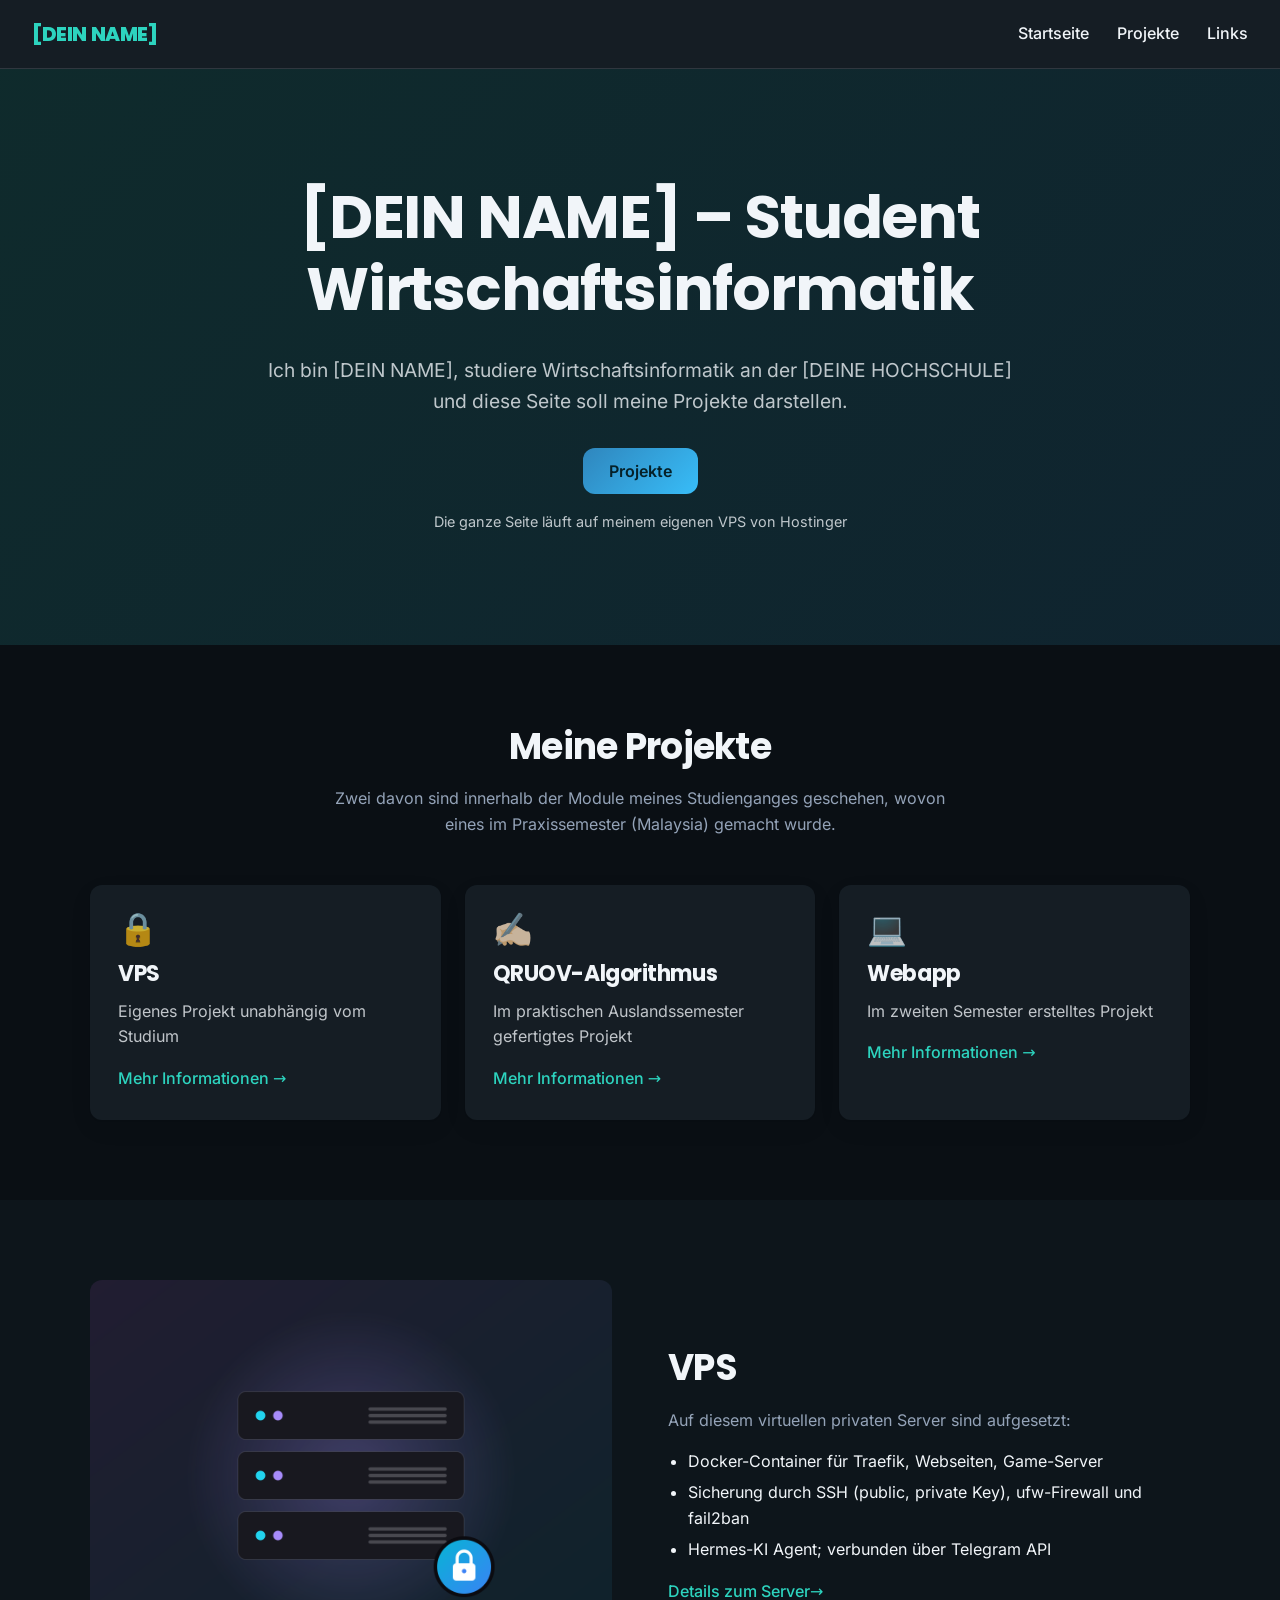
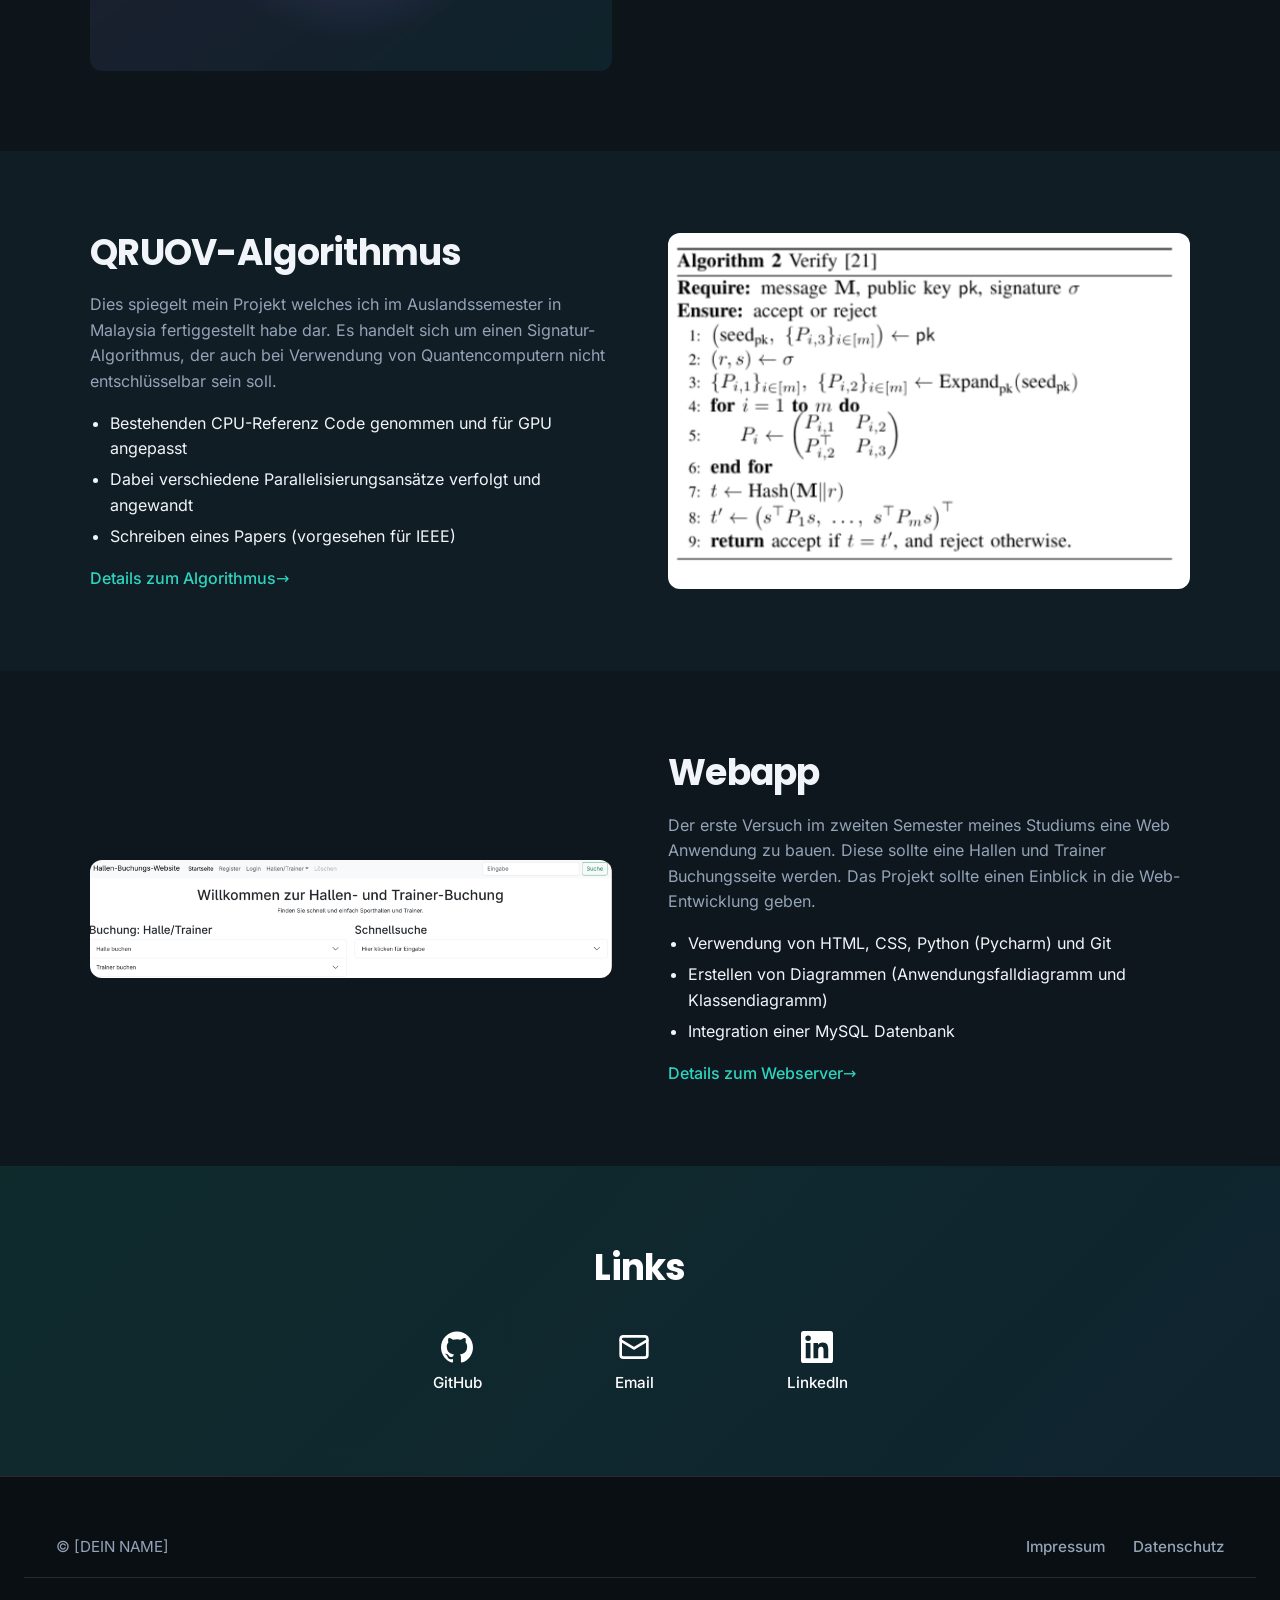
<file: site/index.html>
<!DOCTYPE html>
<html lang="de">
<head>
  <meta charset="UTF-8">
  <meta name="viewport" content="width=device-width, initial-scale=1">
  <title>Startseite - [DEIN NAME]</title>
  <meta name="description" content="Portfolio von [DEIN NAME], Student der Wirtschaftsinformatik an der [DEINE HOCHSCHULE] – Projekte zu Servern, Post-Quanten-Kryptographie und Webentwicklung.">
  <link rel="icon" href="assets/img/favicon.svg" type="image/svg+xml">
  <link rel="stylesheet" href="assets/css/style.css">
</head>
<body>
  <nav class="navbar el-drknuq">
    <a class="navbar-logo" href="#">[DEIN NAME]</a>
    <ul class="navbar-links">
      <li><a href="#">Startseite</a></li>
      <li><a href="#projekte">Projekte</a></li>
      <li><a href="#links">Links</a></li>
    </ul>
  </nav>
  <header class="hero" id="START">
    <h1 class="heading">[DEIN NAME]&nbsp;&ndash; Student Wirtschafts&shy;informatik</h1>
    <p class="text">Ich bin [DEIN NAME], studiere Wirtschaftsinformatik an der [DEINE HOCHSCHULE] und diese Seite soll meine Projekte darstellen.</p>
    <a class="btn el-lfb5ky" href="#projekte">Projekte</a>
    <p class="text el-adcjrc">Die ganze Seite läuft auf meinem eigenen VPS von Hostinger</p>
  </header>
  <section class="section" id="projekte">
    <div class="container">
      <h2 class="heading el-63p4su">Meine Projekte</h2>
      <p class="text el-j60jo4">Zwei davon sind innerhalb der Module meines Studienganges geschehen, wovon eines im Praxissemester (Malaysia) gemacht wurde. </p>
      <div class="columns el-ec2s34">
        <div class="container">
          <div class="card el-9zwl65">
            <p class="text el-1vwtbo">🔒</p>
            <h3 class="heading">VPS</h3>
            <p class="text">Eigenes Projekt unabhängig vom Studium</p>
            <a class="link" href="#VPS">Mehr Informationen →</a>
          </div>
        </div>
        <div class="container">
          <div class="card el-t6dfva">
            <p class="text el-w3hnhu">✍🏻</p>
            <h3 class="heading">QRUOV-Algorithmus</h3>
            <p class="text">Im praktischen Auslandssemester gefertigtes Projekt</p>
            <a class="link" href="#QRUOV">Mehr Informationen →</a>
          </div>
        </div>
        <div class="container">
          <div class="card el-rd02a5">
            <p class="text el-fn5th2">💻</p>
            <h3 class="heading">Webapp</h3>
            <p class="text">Im zweiten Semester erstelltes Projekt</p>
            <a class="link" href="#WEBAPP">Mehr Informationen →</a>
          </div>
        </div>
      </div>
    </div>
  </section>
  <section class="section el-i2fuqm" id="VPS">
    <div class="container">
      <div class="columns el-y4jv75">
        <div class="container">
          <img class="image" src="assets/img/vps.png" alt="Stilisierte Darstellung eines abgesicherten Servers" width="1200" height="900">
        </div>
        <div class="container">
          <h2 class="heading">VPS</h2>
          
          <p class="text el-rcx0cp">Auf diesem virtuellen privaten Server sind aufgesetzt:</p>
          <ul class="list">
            <li>Docker-Container für Traefik, Webseiten, Game-Server</li>
            <li>Sicherung durch SSH (public, private Key), ufw-Firewall und fail2ban </li>
            <li>Hermes-KI Agent; verbunden über Telegram API</li>
          </ul>
          <a class="link" href="./vps.html">Details zum Server→</a>
        </div>
      </div>
    </div>
  </section>
  <section class="section el-r9eiu6" id="QRUOV">
    <div class="container">
      <div class="columns el-30b08k">
        <div class="container">
          <h2 class="heading">QRUOV-Algorithmus</h2>
          
          <p class="text el-597p4o">Dies spiegelt mein Projekt welches ich im Auslandssemester in Malaysia fertiggestellt habe dar.
            Es handelt sich um einen Signatur-Algorithmus, der auch bei Verwendung von Quantencomputern nicht entschlüsselbar sein soll.
          </p>
          <ul class="list">
            <li>Bestehenden CPU-Referenz Code genommen und für GPU angepasst</li>
            <li>Dabei verschiedene Parallelisierungsansätze verfolgt und angewandt</li>
            <li>Schreiben eines Papers (vorgesehen für IEEE)</li>
          </ul>
          <a class="link" href="./qruov.html">Details zum Algorithmus→</a>
        </div>
        <div class="container">
          <img class="image" src="assets/img/QRUOV_Verify.png" alt="Pseudocode des Verify-Algorithmus des QRUOV-Signaturverfahrens">
        </div>
      </div>
    </div>
  </section>
  <section class="section el-c9xe59" id="WEBAPP">
    <div class="container">
      <div class="columns el-legkua">
        <div class="container"> 
          <img class="image" src="assets/img/Halle_WebApp.png" alt="Screenshot der Hallen-Buchungs-Website mit Buchungsformular für Hallen und Trainer">
        </div>
        <div class="container">
          <h2 class="heading">Webapp</h2>
    
          <p class="text el-kdmdg3">Der erste Versuch im zweiten Semester meines Studiums eine Web Anwendung zu bauen.
            Diese sollte eine Hallen und Trainer Buchungsseite werden. Das Projekt sollte einen Einblick in die Web-Entwicklung geben.
          </p>
          <ul class="list">
            <li>Verwendung von HTML, CSS, Python (Pycharm) und Git</li>
            <li>Erstellen von Diagrammen (Anwendungsfalldiagramm und Klassendiagramm)</li>
            <li>Integration einer MySQL Datenbank</li>
          </ul>
          <a class="link" href="./webapp.html">Details zum Webserver→</a>
        </div>
      </div>
    </div>
  </section>
  <section class="section el-a4epwf" id="links">
    <div class="container">
      <h2 class="heading">Links</h2>
      <a class="el-am3151" href="https://github.com/fbawidamann"><svg viewBox="0 0 24 24" width="32" height="32" fill="currentColor" aria-hidden="true"><path d="M12 .297c-6.63 0-12 5.373-12 12 0 5.303 3.438 9.8 8.205 11.385.6.113.82-.258.82-.577 0-.285-.01-1.04-.015-2.04-3.338.724-4.042-1.61-4.042-1.61C4.422 18.07 3.633 17.7 3.633 17.7c-1.087-.744.084-.729.084-.729 1.205.084 1.838 1.236 1.838 1.236 1.07 1.835 2.809 1.305 3.495.998.108-.776.417-1.305.76-1.605-2.665-.3-5.466-1.332-5.466-5.93 0-1.31.465-2.38 1.235-3.22-.135-.303-.54-1.523.105-3.176 0 0 1.005-.322 3.3 1.23.96-.267 1.98-.399 3-.405 1.02.006 2.04.138 3 .405 2.28-1.552 3.285-1.23 3.285-1.23.645 1.653.24 2.873.12 3.176.765.84 1.23 1.91 1.23 3.22 0 4.61-2.805 5.625-5.475 5.92.42.36.81 1.096.81 2.22 0 1.606-.015 2.896-.015 3.286 0 .315.21.69.825.57C20.565 22.092 24 17.592 24 12.297c0-6.627-5.373-12-12-12"/></svg><span>GitHub</span></a>
      <a class="el-7a3ly2" href="mailto:deine-email@example.com"><svg viewBox="0 0 24 24" width="32" height="32" fill="none" stroke="currentColor" stroke-width="2" stroke-linecap="round" stroke-linejoin="round" aria-hidden="true"><rect x="2" y="4" width="20" height="16" rx="2"/><path d="m22 7-10 6L2 7"/></svg><span>Email</span></a>
      <a class="el-6wr54s" href="https://www.linkedin.com/in/florian-bawidamann-1ab80539a/"><svg viewBox="0 0 24 24" width="32" height="32" fill="currentColor" aria-hidden="true"><path d="M20.447 20.452h-3.554v-5.569c0-1.328-.027-3.037-1.852-3.037-1.853 0-2.136 1.445-2.136 2.939v5.667H9.351V9h3.414v1.561h.046c.477-.9 1.637-1.85 3.37-1.85 3.601 0 4.267 2.37 4.267 5.455v6.286zM5.337 7.433a2.062 2.062 0 1 1 0-4.125 2.062 2.062 0 0 1 0 4.125zM7.119 20.452H3.555V9h3.564v11.452zM22.225 0H1.771C.792 0 0 .774 0 1.729v20.542C0 23.227.792 24 1.771 24h20.451C23.2 24 24 23.227 24 22.271V1.729C24 .774 23.2 0 22.222 0h.003z"/></svg><span>LinkedIn</span></a>
    </div>
  </section>
  <footer class="footer">
    <nav class="navbar">
      <span>&copy; [DEIN NAME]</span>
      <ul class="navbar-links">
        <li><a href="./impressum.html">Impressum</a></li>
        <li><a href="./datenschutz.html">Datenschutz</a></li>
      </ul>
    </nav>
  </footer>
</body>
</html>
</file>
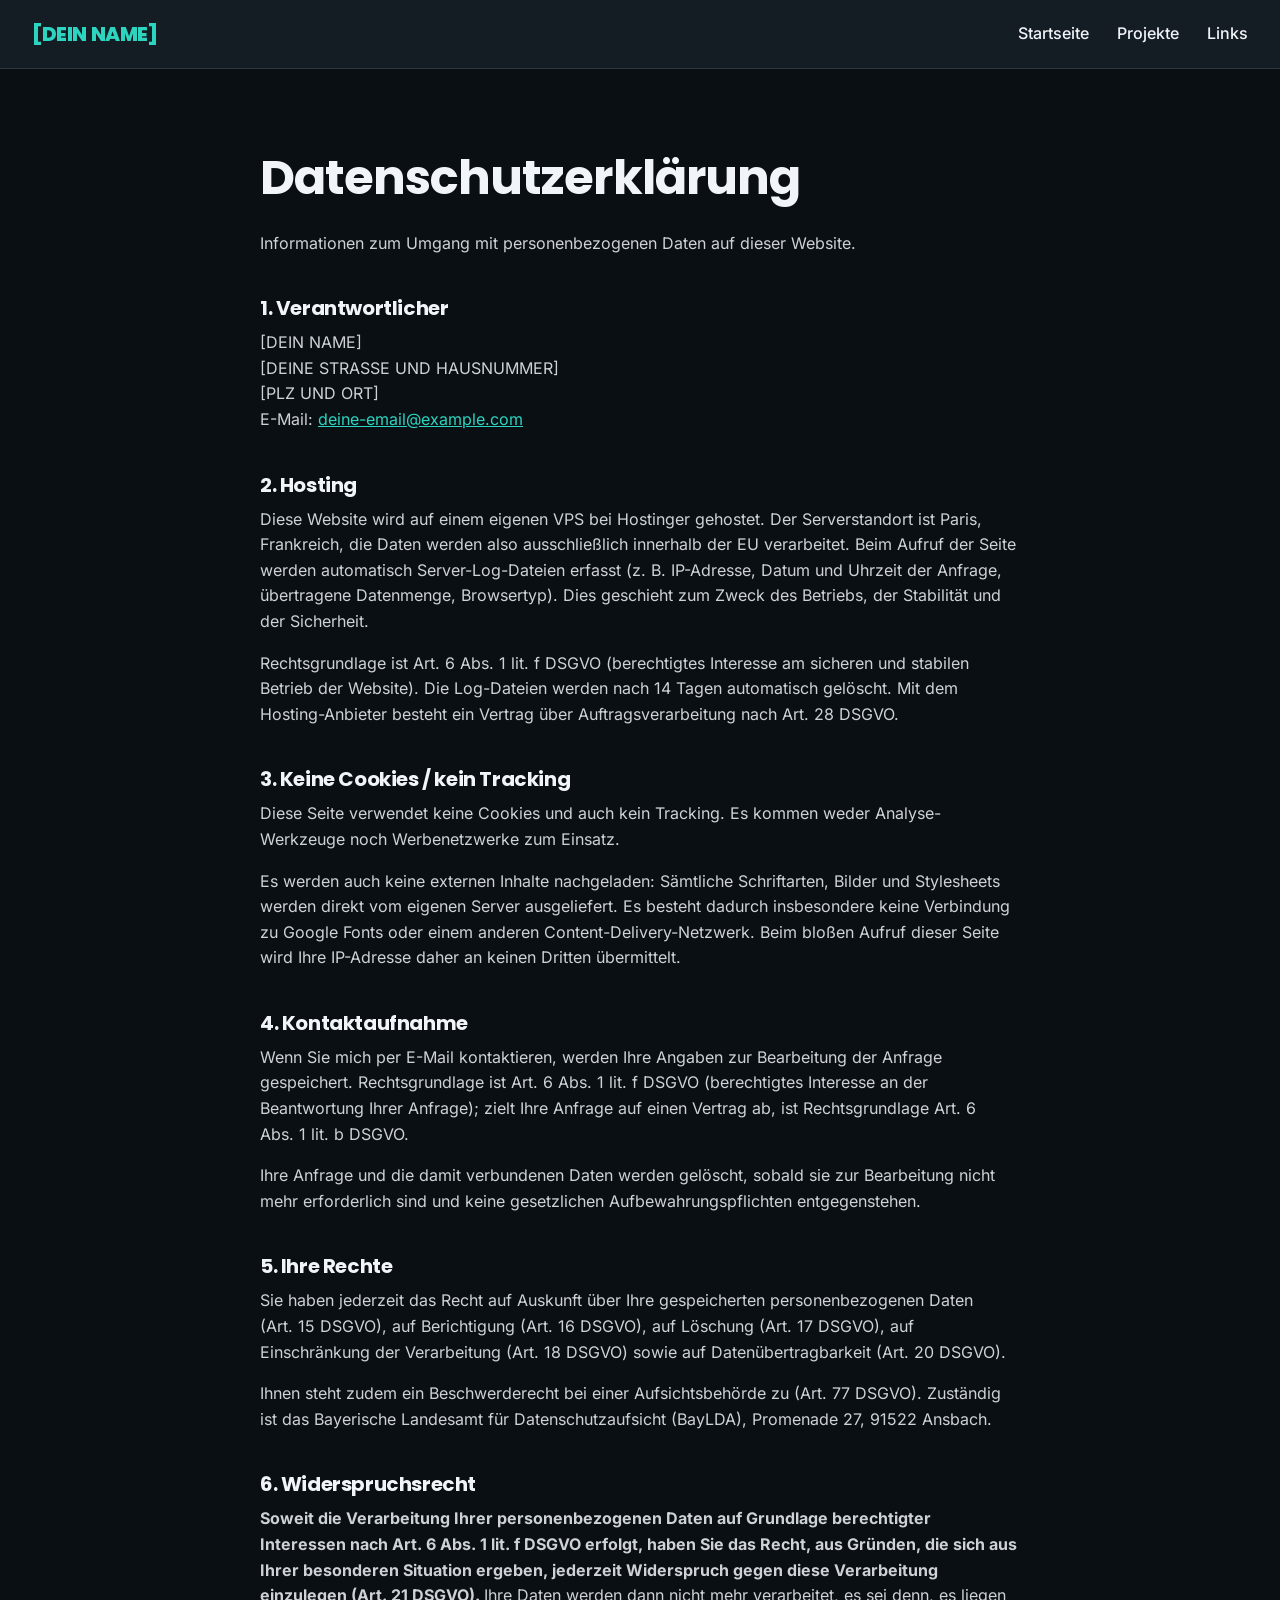
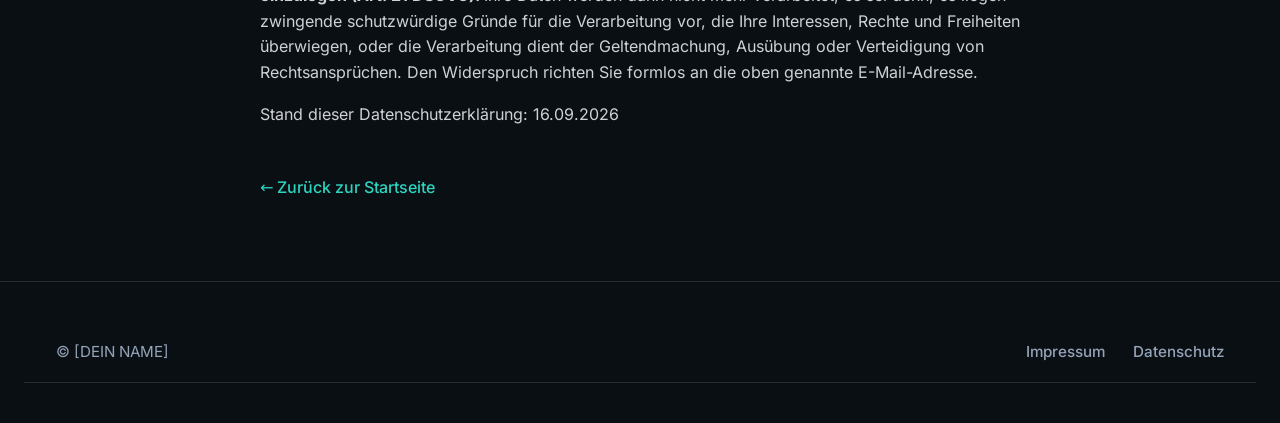
<file: site/datenschutz.html>
<!DOCTYPE html>
<html lang="de">
<head>
  <meta charset="UTF-8">
  <meta name="viewport" content="width=device-width, initial-scale=1">
  <title>Datenschutz &ndash; [DEIN NAME]</title>
  <meta name="description" content="Datenschutzerklärung der Website von [DEIN NAME].">
  <link rel="icon" href="assets/img/favicon.svg" type="image/svg+xml">
  <link rel="stylesheet" href="assets/css/style.css">
</head>
<body>
  <nav class="navbar el-drknuq">
    <a class="navbar-logo" href="index.html">[DEIN NAME]</a>
    <ul class="navbar-links">
      <li><a href="index.html">Startseite</a></li>
      <li><a href="index.html#projekte">Projekte</a></li>
      <li><a href="index.html#links">Links</a></li>
    </ul>
  </nav>
  <main class="section">
    <div class="container legal">
      <h1 class="heading">Datenschutzerkl&auml;rung</h1>
      <p class="text legal-lead">Informationen zum Umgang mit personenbezogenen Daten auf dieser Website.</p>

      <h2>1. Verantwortlicher</h2>
      <p>
        [DEIN NAME]<br>
        [DEINE STRASSE UND HAUSNUMMER]<br>
        [PLZ UND ORT]<br>
        E-Mail: <a href="mailto:deine-email@example.com">deine-email@example.com</a>
      </p>

      <h2>2. Hosting</h2>
      <p>
        Diese Website wird auf einem eigenen VPS bei Hostinger gehostet. Der
        Serverstandort ist Paris, Frankreich, die Daten werden also ausschlie&szlig;lich
        innerhalb der EU verarbeitet. Beim Aufruf der Seite werden automatisch
        Server-Log-Dateien erfasst (z.&nbsp;B. IP-Adresse, Datum und Uhrzeit
        der Anfrage, &uuml;bertragene Datenmenge, Browsertyp). Dies geschieht zum Zweck
        des Betriebs, der Stabilit&auml;t und der Sicherheit.
      </p>
      <p>
        Rechtsgrundlage ist Art.&nbsp;6 Abs.&nbsp;1 lit.&nbsp;f DSGVO
        (berechtigtes Interesse am sicheren und stabilen Betrieb der Website).
        Die Log-Dateien werden nach 14&nbsp;Tagen automatisch gel&ouml;scht. Mit dem
        Hosting-Anbieter besteht ein Vertrag &uuml;ber Auftragsverarbeitung nach
        Art.&nbsp;28 DSGVO.
      </p>

      <h2>3. Keine Cookies / kein Tracking</h2>
      <p>
        Diese Seite verwendet keine Cookies und auch kein Tracking. Es kommen
        weder Analyse-Werkzeuge noch Werbenetzwerke zum Einsatz.
      </p>
      <p>
        Es werden auch keine externen Inhalte nachgeladen: S&auml;mtliche Schriftarten,
        Bilder und Stylesheets werden direkt vom eigenen Server ausgeliefert. Es
        besteht dadurch insbesondere keine Verbindung zu Google&nbsp;Fonts oder
        einem anderen Content-Delivery-Netzwerk. Beim blo&szlig;en Aufruf dieser Seite
        wird Ihre IP-Adresse daher an keinen Dritten &uuml;bermittelt.
      </p>

      <h2>4. Kontaktaufnahme</h2>
      <p>
        Wenn Sie mich per E-Mail kontaktieren, werden Ihre Angaben zur Bearbeitung
        der Anfrage gespeichert. Rechtsgrundlage ist Art.&nbsp;6 Abs.&nbsp;1 lit.&nbsp;f DSGVO
        (berechtigtes Interesse an der Beantwortung Ihrer Anfrage); zielt Ihre Anfrage
        auf einen Vertrag ab, ist Rechtsgrundlage Art.&nbsp;6 Abs.&nbsp;1 lit.&nbsp;b DSGVO.
      </p>
      <p>
        Ihre Anfrage und die damit verbundenen Daten werden gel&ouml;scht, sobald sie
        zur Bearbeitung nicht mehr erforderlich sind und keine gesetzlichen
        Aufbewahrungspflichten entgegenstehen.
      </p>

      <h2>5. Ihre Rechte</h2>
      <p>
        Sie haben jederzeit das Recht auf Auskunft &uuml;ber Ihre gespeicherten
        personenbezogenen Daten (Art.&nbsp;15 DSGVO), auf Berichtigung
        (Art.&nbsp;16 DSGVO), auf L&ouml;schung (Art.&nbsp;17 DSGVO), auf
        Einschr&auml;nkung der Verarbeitung (Art.&nbsp;18 DSGVO) sowie auf
        Daten&uuml;bertragbarkeit (Art.&nbsp;20 DSGVO).
      </p>
      <p>
        Ihnen steht zudem ein Beschwerderecht bei einer Aufsichtsbeh&ouml;rde zu
        (Art.&nbsp;77 DSGVO). Zust&auml;ndig ist das Bayerische Landesamt f&uuml;r
        Datenschutzaufsicht (BayLDA), Promenade 27, 91522 Ansbach.
      </p>

      <h2>6. Widerspruchsrecht</h2>
      <p>
        <strong>
          Soweit die Verarbeitung Ihrer personenbezogenen Daten auf Grundlage
          berechtigter Interessen nach Art.&nbsp;6 Abs.&nbsp;1 lit.&nbsp;f DSGVO
          erfolgt, haben Sie das Recht, aus Gr&uuml;nden, die sich aus Ihrer
          besonderen Situation ergeben, jederzeit Widerspruch gegen diese
          Verarbeitung einzulegen (Art.&nbsp;21 DSGVO).
        </strong>
        Ihre Daten werden dann nicht mehr verarbeitet, es sei denn, es liegen
        zwingende schutzw&uuml;rdige Gr&uuml;nde f&uuml;r die Verarbeitung vor, die Ihre
        Interessen, Rechte und Freiheiten &uuml;berwiegen, oder die Verarbeitung
        dient der Geltendmachung, Aus&uuml;bung oder Verteidigung von
        Rechtsanspr&uuml;chen. Den Widerspruch richten Sie formlos an die oben
        genannte E-Mail-Adresse.
      </p>

      <p class="text">Stand dieser Datenschutzerkl&auml;rung: 16.09.2026</p>

      <a class="link" href="index.html">&larr; Zur&uuml;ck zur Startseite</a>
    </div>
  </main>
  <footer class="footer">
    <nav class="navbar">
      <span>&copy; [DEIN NAME]</span>
      <ul class="navbar-links">
        <li><a href="./impressum.html">Impressum</a></li>
        <li><a href="./datenschutz.html">Datenschutz</a></li>
      </ul>
    </nav>
  </footer>
</body>
</html>
</file>
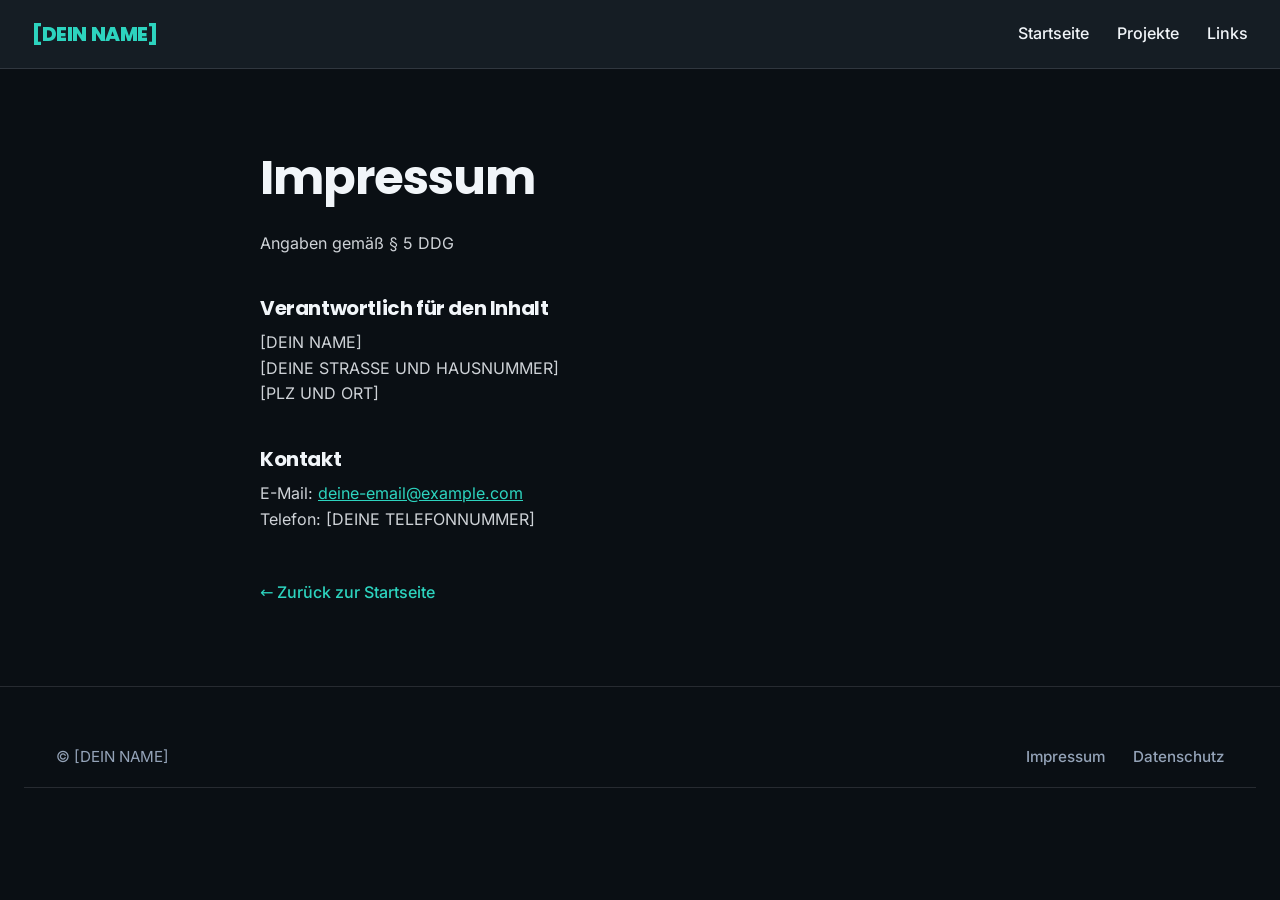
<file: site/impressum.html>
<!DOCTYPE html>
<html lang="de">
<head>
  <meta charset="UTF-8">
  <meta name="viewport" content="width=device-width, initial-scale=1">
  <title>Impressum &ndash; [DEIN NAME]</title>
  <meta name="description" content="Impressum der Website von [DEIN NAME].">
  <link rel="icon" href="assets/img/favicon.svg" type="image/svg+xml">
  <link rel="stylesheet" href="assets/css/style.css">
</head>
<body>
  <nav class="navbar el-drknuq">
    <a class="navbar-logo" href="index.html">[DEIN NAME]</a>
    <ul class="navbar-links">
      <li><a href="index.html">Startseite</a></li>
      <li><a href="index.html#projekte">Projekte</a></li>
      <li><a href="index.html#links">Links</a></li>
    </ul>
  </nav>
  <main class="section">
    <div class="container legal">
      <h1 class="heading">Impressum</h1>
      <p class="text legal-lead">Angaben gem&auml;&szlig; &sect; 5 DDG</p>

      <h2>Verantwortlich f&uuml;r den Inhalt</h2>
      <p>
        [DEIN NAME]<br>
        [DEINE STRASSE UND HAUSNUMMER]<br>
        [PLZ UND ORT]
      </p>

      <h2>Kontakt</h2>
      <p>
        E-Mail: <a href="mailto:deine-email@example.com">deine-email@example.com</a><br>
        Telefon: [DEINE TELEFONNUMMER]
      </p>

      <a class="link" href="index.html">&larr; Zur&uuml;ck zur Startseite</a>
    </div>
  </main>
  <footer class="footer">
    <nav class="navbar">
      <span>&copy; [DEIN NAME]</span>
      <ul class="navbar-links">
        <li><a href="./impressum.html">Impressum</a></li>
        <li><a href="./datenschutz.html">Datenschutz</a></li>
      </ul>
    </nav>
  </footer>
</body>
</html>
</file>
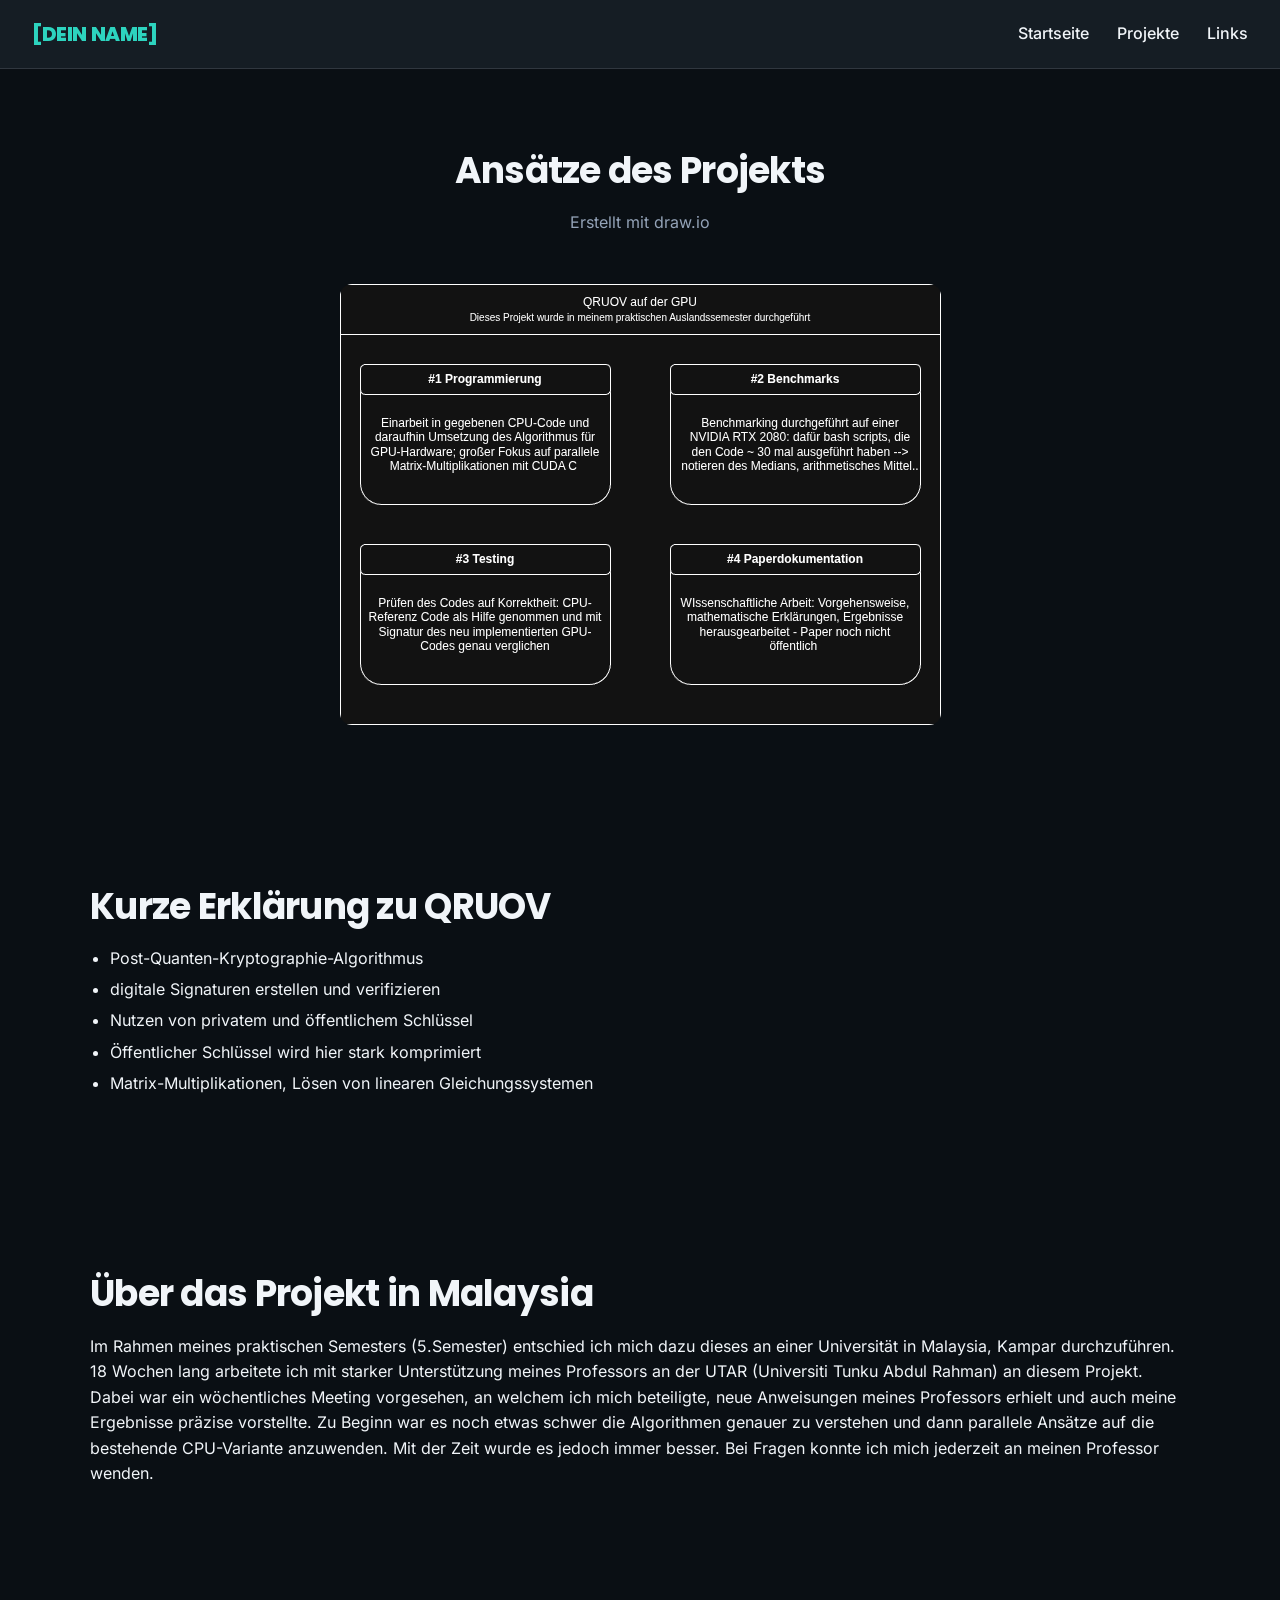
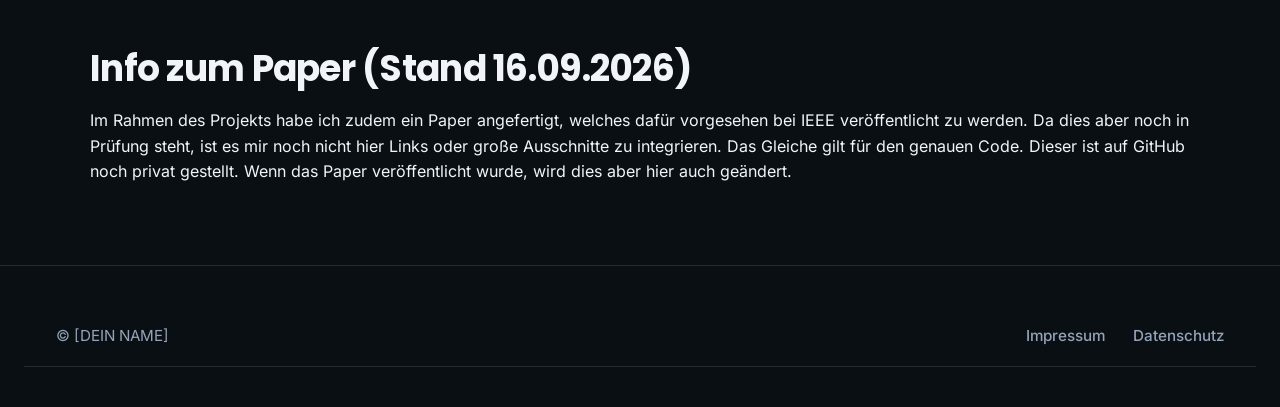
<file: site/qruov.html>
<!DOCTYPE html>
<html lang="de">
<head>
  <meta charset="UTF-8">
  <meta name="viewport" content="width=device-width, initial-scale=1">
  <title>QRUOV - [DEIN NAME]</title>
  <meta name="description" content="GPU-Parallelisierung des Post-Quanten-Signaturverfahrens QRUOV – Projekt aus meinem Praxissemester an der UTAR in Malaysia.">
  <link rel="icon" href="assets/img/favicon.svg" type="image/svg+xml">
  <link rel="stylesheet" href="assets/css/style.css">
</head>
<body>
  <nav class="navbar el-drknuq">
    <a class="navbar-logo" href="./index.html">[DEIN NAME]</a>
    <ul class="navbar-links">
      <li><a href="./index.html">Startseite</a></li>
      <li><a href="./index.html#projekte">Projekte</a></li>
      <li><a href="./index.html#links">Links</a></li>
    </ul>
  </nav>
  <section class="section" id="projekte">
    <div class="container">
      <h2 class="heading el-63p4su">Ansätze des Projekts</h2>
      <p class="text el-j60jo4">Erstellt mit draw.io</p>
      <a href="assets/img/QRUOV-Projekt_drawio.png" target="_blank" rel="noopener">
        <img class="image image-natural" src="assets/img/QRUOV-Projekt_drawio.png" alt="Diagramm der Ansätze des QRUOV-Projekts (draw.io)" width="601" height="441">
      </a>
    </div>
  </section>
  <section class="section" id="erklaerung">
    <div class="container">
      <h2 class="heading">Kurze Erklärung zu QRUOV</h2>
      <ul class ="list">
        <li>Post-Quanten-Kryptographie-Algorithmus</li>
        <li>digitale Signaturen erstellen und verifizieren</li>
        <li>Nutzen von privatem und öffentlichem Schlüssel</li>
        <li>Öffentlicher Schlüssel wird hier stark komprimiert</li>
        <li>Matrix-Multiplikationen, Lösen von linearen Gleichungssystemen</li>
      </ul>
    </div>
  </section>
  <section class="section" id="projektzeitraum">
    <div class="container">
      <h2 class="heading">Über das Projekt in Malaysia</h2>
      <p class="text">Im Rahmen meines praktischen Semesters (5.Semester) entschied ich mich dazu dieses an einer Universität in Malaysia, Kampar durchzuführen.
        18 Wochen lang arbeitete ich mit starker Unterstützung meines Professors an der UTAR (Universiti Tunku Abdul Rahman) an diesem Projekt.
        Dabei war ein wöchentliches Meeting vorgesehen, an welchem ich mich beteiligte, neue Anweisungen meines Professors erhielt und auch meine Ergebnisse präzise vorstellte.
        Zu Beginn war es noch etwas schwer die Algorithmen genauer zu verstehen und dann parallele Ansätze auf die bestehende CPU-Variante anzuwenden. Mit der Zeit wurde es jedoch immer besser.
        Bei Fragen konnte ich mich jederzeit an meinen Professor wenden. 
      </p>
      
    </div>
  </section>
  <section class="section" id="paper">
    <div class="container">
      <h2 class="heading">Info zum Paper (Stand 16.09.2026)</h2>
      <p class="text"> Im Rahmen des Projekts habe ich zudem ein Paper angefertigt, welches dafür vorgesehen bei IEEE veröffentlicht zu werden.
        Da dies aber noch in Prüfung steht, ist es mir noch nicht hier Links oder große Ausschnitte zu integrieren. Das Gleiche gilt für den genauen Code. Dieser ist auf GitHub noch
        privat gestellt. Wenn das Paper veröffentlicht wurde, wird dies aber hier auch geändert.
      </p>
      
    </div>
  </section>
  <footer class="footer">
    <nav class="navbar">
      <span>&copy; [DEIN NAME]</span>
      <ul class="navbar-links">
        <li><a href="./impressum.html">Impressum</a></li>
        <li><a href="./datenschutz.html">Datenschutz</a></li>
      </ul>
    </nav>
  </footer>
</body>
</html>
</file>
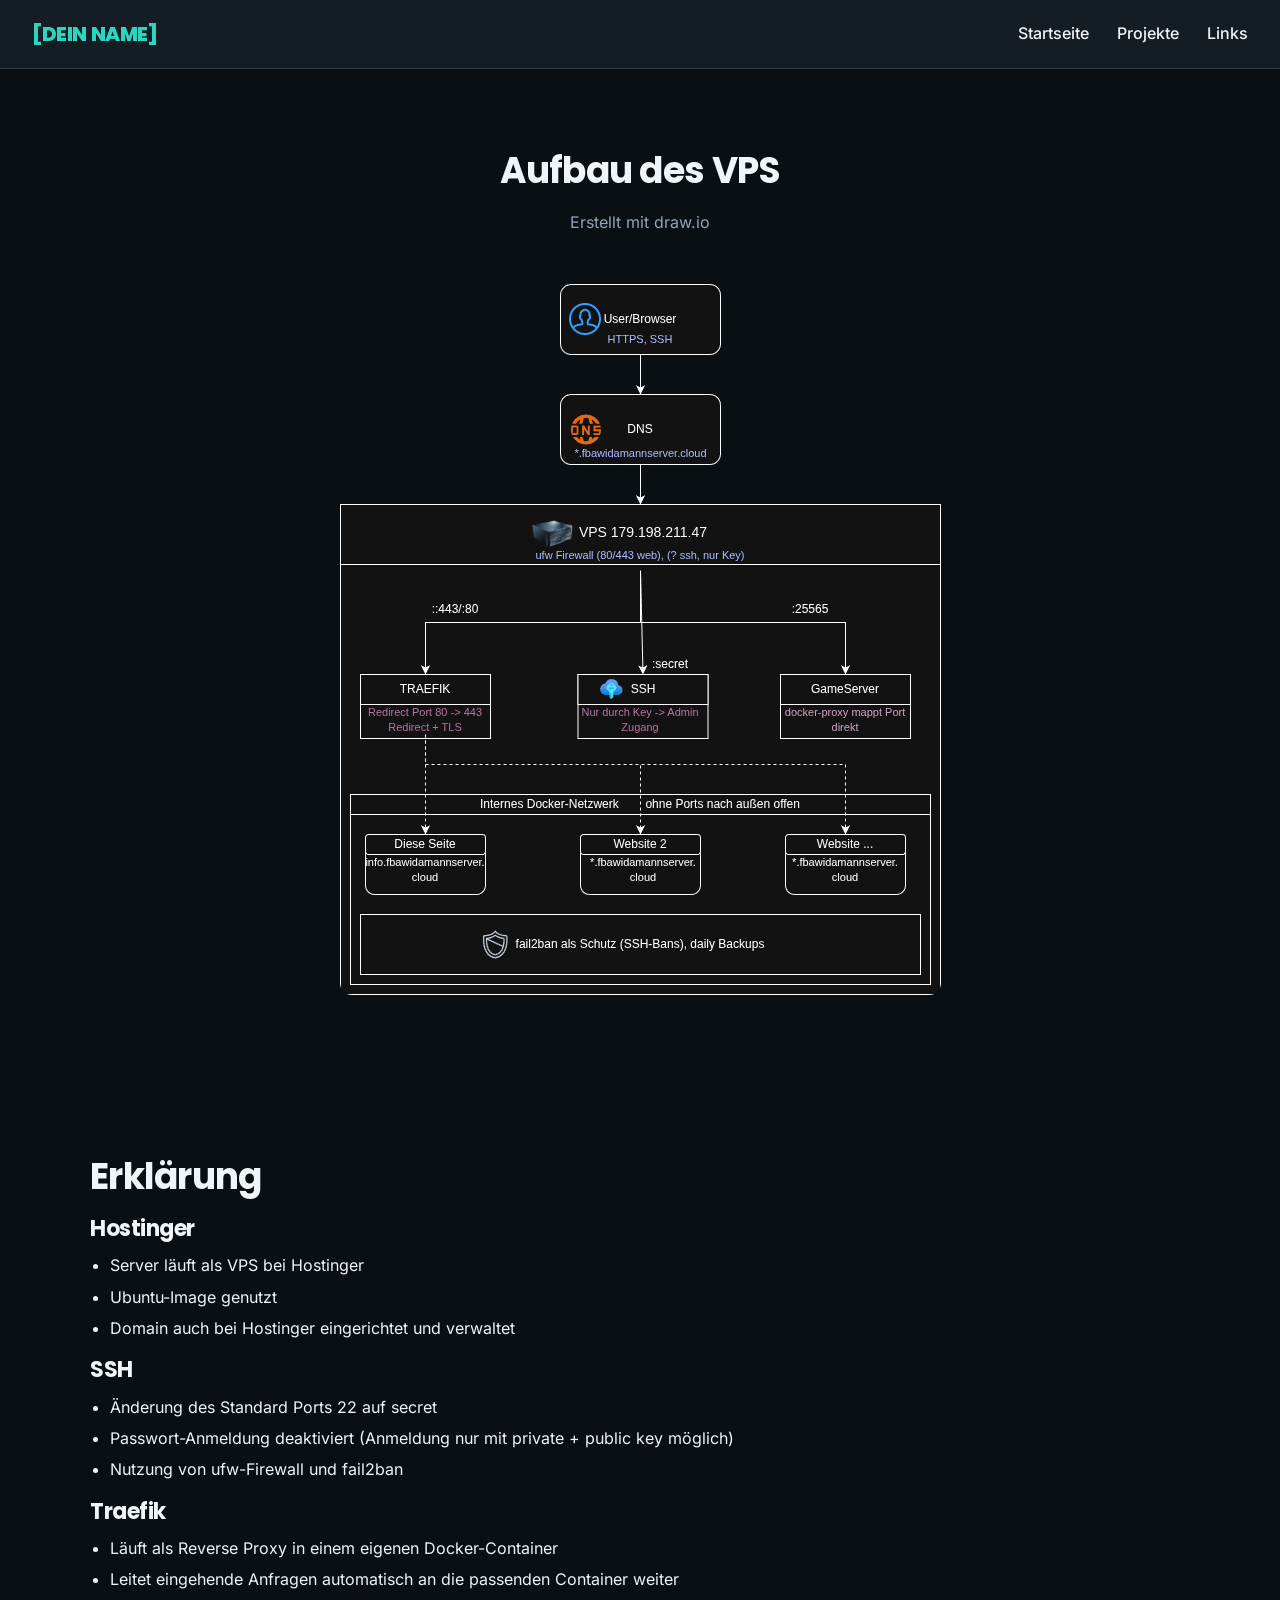
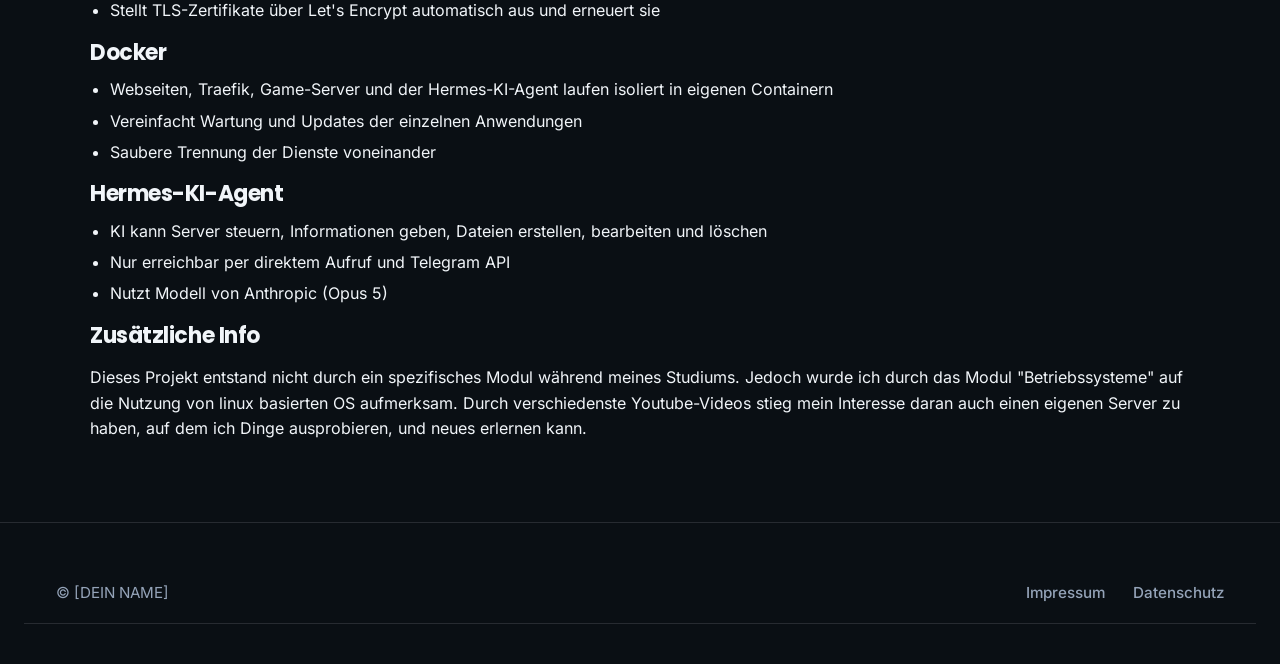
<file: site/vps.html>
<!DOCTYPE html>
<html lang="de">
<head>
  <meta charset="UTF-8">
  <meta name="viewport" content="width=device-width, initial-scale=1">
  <title>VPS - [DEIN NAME]</title>
  <meta name="description" content="Aufbau meines eigenen VPS: Docker, Traefik als Reverse Proxy, abgesichert mit SSH-Keys, ufw und fail2ban.">
  <link rel="icon" href="assets/img/favicon.svg" type="image/svg+xml">
  <link rel="stylesheet" href="assets/css/style.css">
</head>
<body>
  <nav class="navbar el-drknuq">
    <a class="navbar-logo" href="./index.html">[DEIN NAME]</a>
    <ul class="navbar-links">
      <li><a href="./index.html">Startseite</a></li>
      <li><a href="./index.html#projekte">Projekte</a></li>
      <li><a href="./index.html#links">Links</a></li>
    </ul>
  </nav>
  <section class="section" id="projekte">
    <div class="container">
      <h2 class="heading el-63p4su">Aufbau des VPS</h2>
      <p class="text el-j60jo4">Erstellt mit draw.io</p>
      <a href="assets/img/VPS-Architektur_drawio.png" target="_blank" rel="noopener">
        <img class="image image-natural" src="assets/img/VPS-Architektur_drawio.png" alt="Architektur-Diagramm des VPS (draw.io)" width="601" height="711">
      </a>
    </div>
  </section>
  <section class="section" id="erklaerung">
    <div class="container">
      <h2 class="heading">Erklärung</h2>
      <h3 class="heading">Hostinger</h3>
      <ul class="list">
        <li>Server läuft als VPS bei Hostinger</li>
        <li>Ubuntu-Image genutzt</li>
        <li>Domain auch bei Hostinger eingerichtet und verwaltet</li>
      </ul>
      <h3 class="heading">SSH</h3>
      <ul class="list">
        <li>Änderung des Standard Ports 22 auf secret</li>
        <li>Passwort-Anmeldung deaktiviert (Anmeldung nur mit private + public key möglich)</li>
        <li>Nutzung von ufw-Firewall und fail2ban</li>
      </ul>
      <h3 class="heading">Traefik</h3>
      <ul class="list">
        <li>Läuft als Reverse Proxy in einem eigenen Docker-Container</li>
        <li>Leitet eingehende Anfragen automatisch an die passenden Container weiter</li>
        <li>Stellt TLS-Zertifikate über Let's Encrypt automatisch aus und erneuert sie</li>
      </ul>
      <h3 class="heading">Docker</h3>
      <ul class="list">
        <li>Webseiten, Traefik, Game-Server und der Hermes-KI-Agent laufen isoliert in eigenen Containern</li>
        <li>Vereinfacht Wartung und Updates der einzelnen Anwendungen</li>
        <li>Saubere Trennung der Dienste voneinander</li>
      </ul>
      <h3 class="heading">Hermes-KI-Agent</h3>
      <ul class="list">
        <li>KI kann Server steuern, Informationen geben, Dateien erstellen, bearbeiten und löschen</li>
        <li>Nur erreichbar per direktem Aufruf und Telegram API</li>
        <li>Nutzt Modell von Anthropic (Opus 5)</li>
      </ul>
      <h3 class="heading">Zusätzliche Info</h3>
      <p>Dieses Projekt entstand nicht durch ein spezifisches Modul während meines Studiums. Jedoch wurde ich durch das Modul
        "Betriebssysteme" auf die Nutzung von linux basierten OS aufmerksam. Durch verschiedenste Youtube-Videos stieg mein Interesse daran auch einen eigenen
        Server zu haben, auf dem ich Dinge ausprobieren, und neues erlernen kann.
      </p>
    </div>
  </section>
  <footer class="footer">
    <nav class="navbar">
      <span>&copy; [DEIN NAME]</span>
      <ul class="navbar-links">
        <li><a href="./impressum.html">Impressum</a></li>
        <li><a href="./datenschutz.html">Datenschutz</a></li>
      </ul>
    </nav>
  </footer>
</body>
</html>
</file>
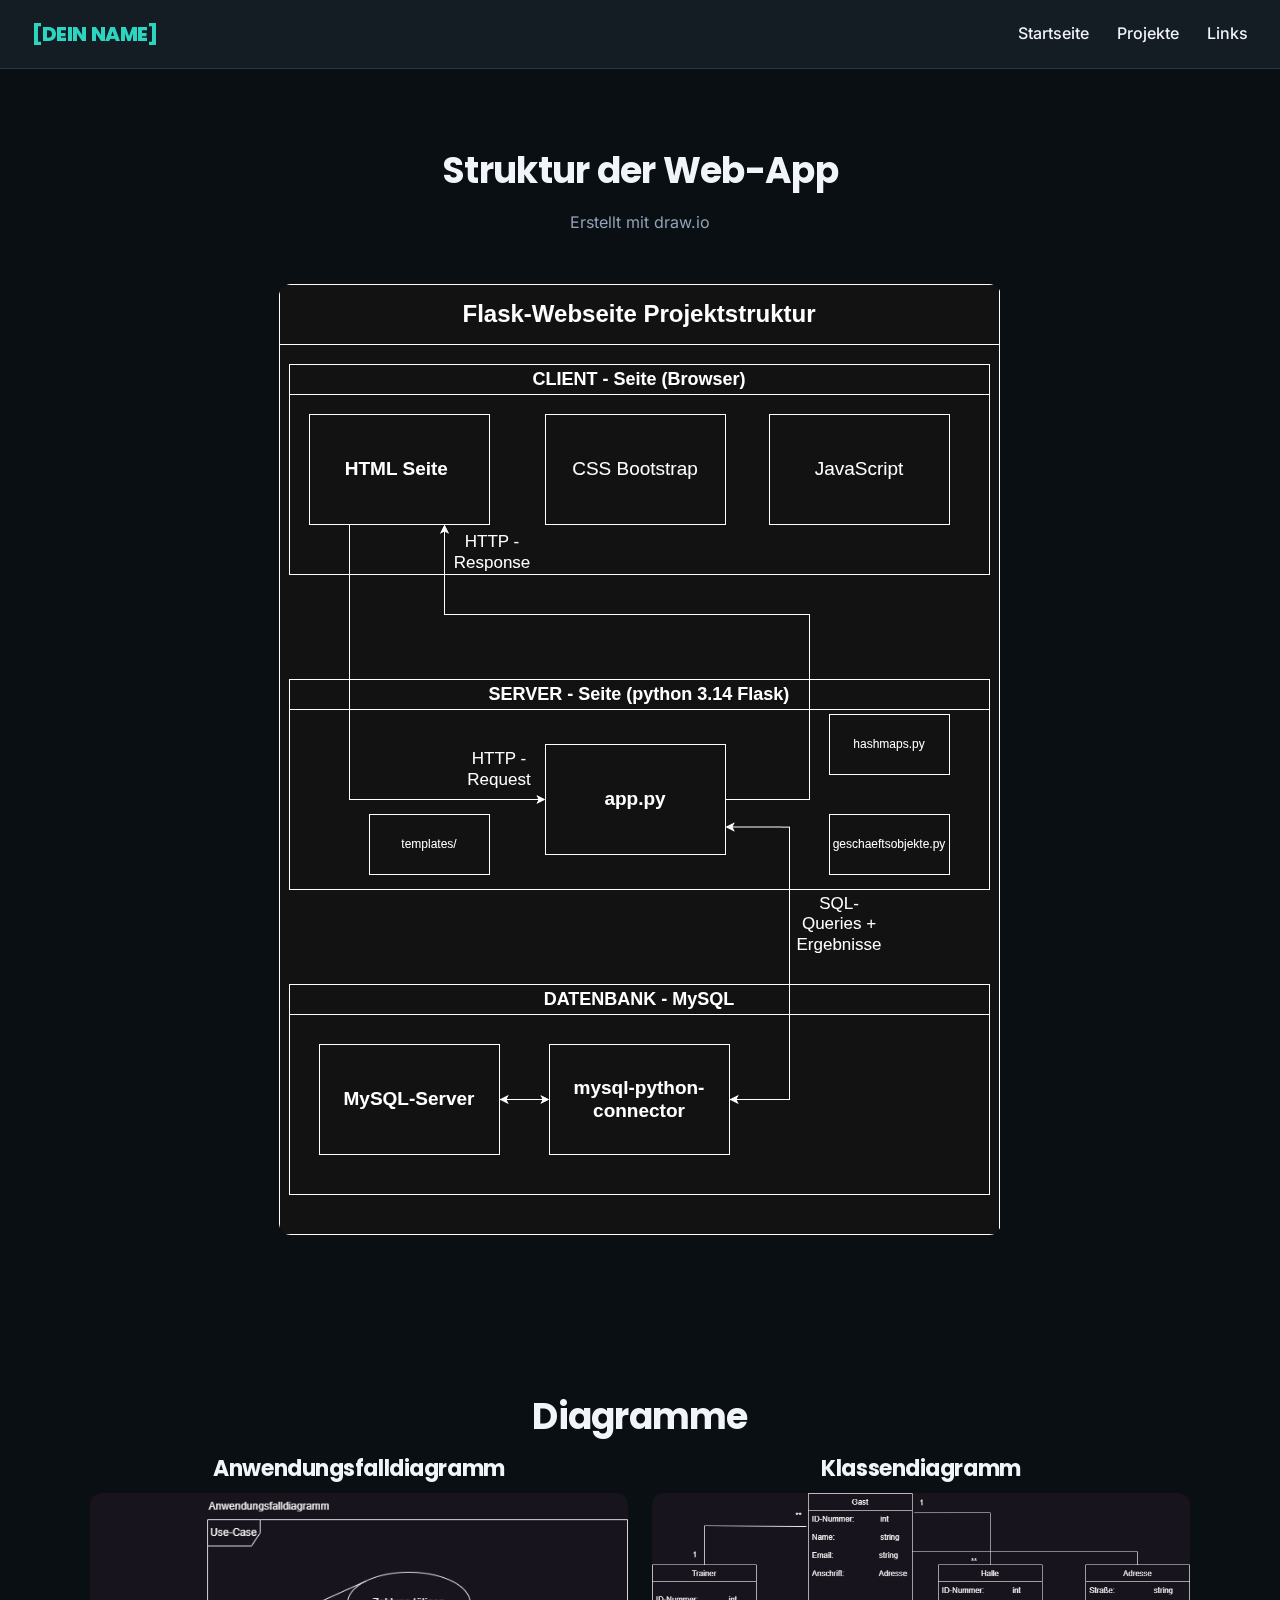
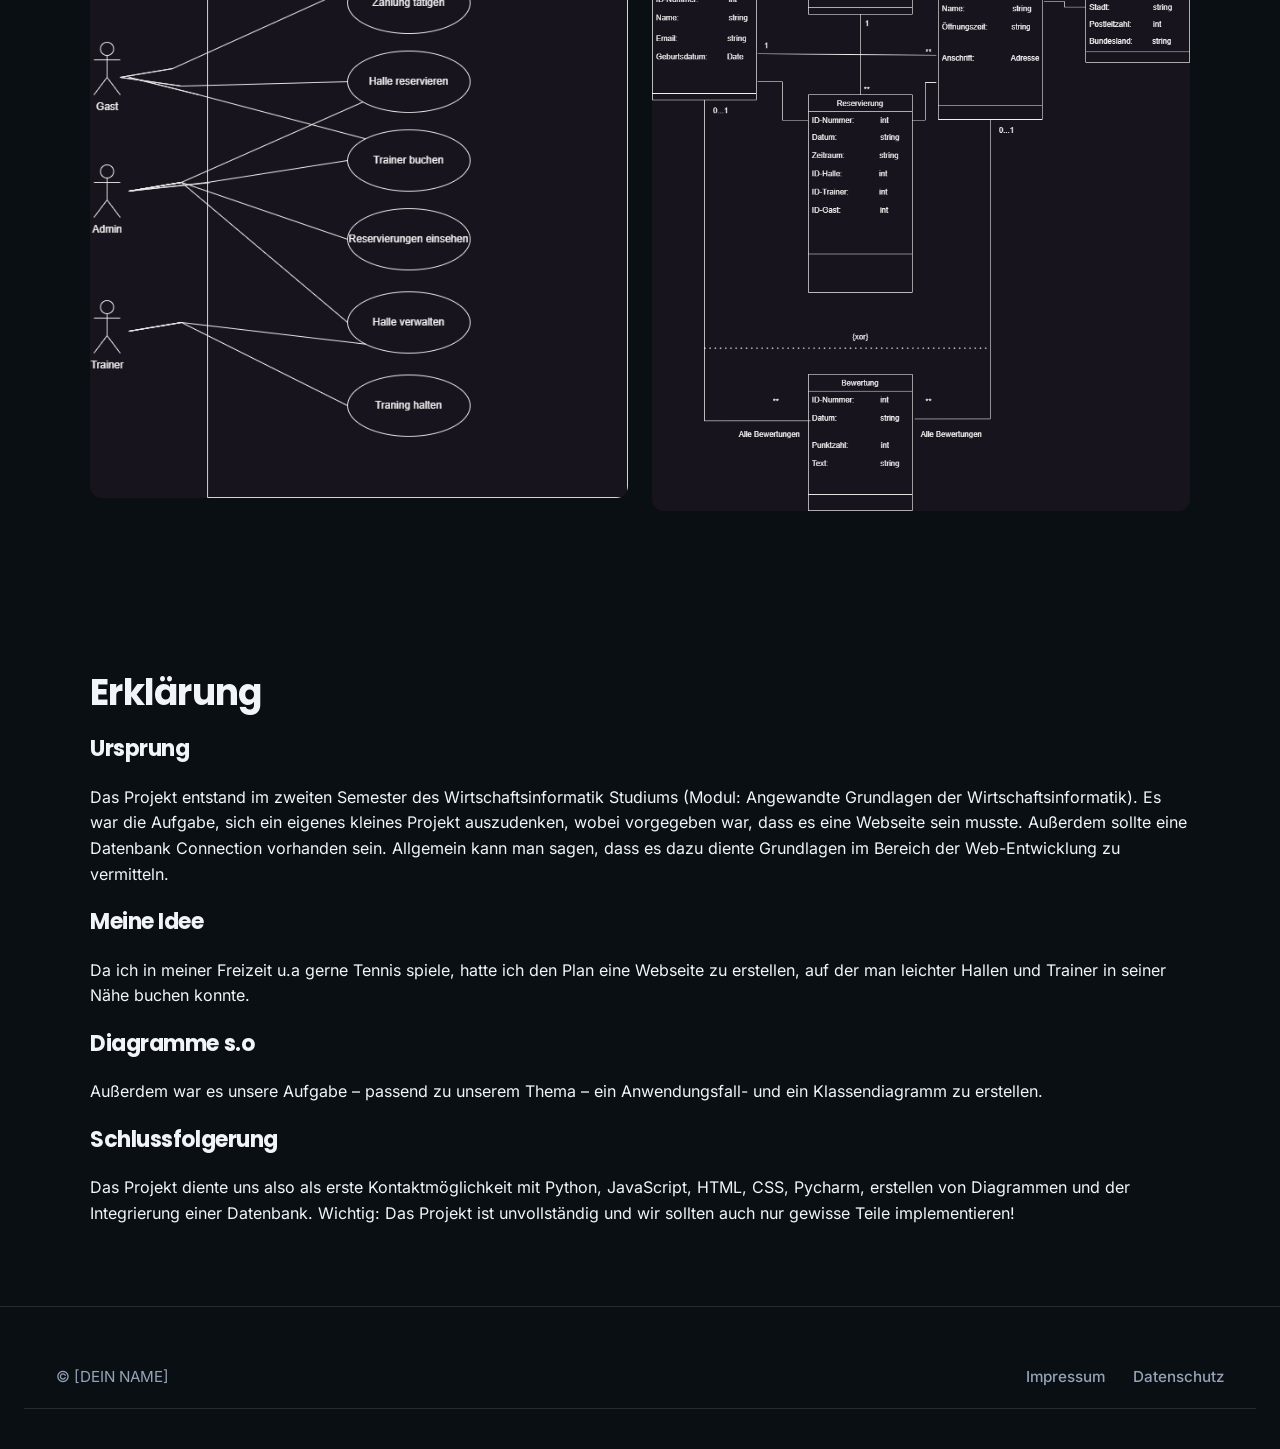
<file: site/webapp.html>
<!DOCTYPE html>
<html lang="de">
<head>
  <meta charset="UTF-8">
  <meta name="viewport" content="width=device-width, initial-scale=1">
  <title>Webapp - [DEIN NAME]</title>
  <meta name="description" content="Hallen- und Trainer-Buchungsseite mit Python Flask und MySQL, inklusive Architektur-, Anwendungsfall- und Klassendiagramm.">
  <link rel="icon" href="assets/img/favicon.svg" type="image/svg+xml">
  <link rel="stylesheet" href="assets/css/style.css">
</head>
<body>
  <nav class="navbar el-drknuq">
    <a class="navbar-logo" href="./index.html">[DEIN NAME]</a>
    <ul class="navbar-links">
      <li><a href="./index.html">Startseite</a></li>
      <li><a href="./index.html#projekte">Projekte</a></li>
      <li><a href="./index.html#links">Links</a></li>
    </ul>
  </nav>
  <section class="section" id="projekte">
    <div class="container">
      <h2 class="heading el-63p4su">Struktur der Web-App</h2>
      <p class="text el-j60jo4">Erstellt mit draw.io</p>
      <a href="assets/img/WebApp-Architektur.png" target="_blank" rel="noopener">
        <img class="image image-natural" src="assets/img/WebApp-Architektur.png" alt="Architektur-Diagramm der Flask-Webanwendung mit Client (HTML, CSS Bootstrap, JavaScript), Server (app.py) und MySQL-Datenbank" width="722" height="951">
      </a>
    </div>
  </section>
  <section class="section" id="diagramme">
    <div class="container">
      <h2 class="heading el-63p4su">Diagramme</h2>
      <div class="columns">
        <div class="container">
          <h3 class="heading el-63p4su">Anwendungsfalldiagramm</h3>
          <a href="assets/img/Anwendungsfalldiagramm.png" target="_blank" rel="noopener">
            <img class="image" src="assets/img/Anwendungsfalldiagramm.png" alt="UML-Anwendungsfalldiagramm mit den Akteuren Gast, Admin und Trainer sowie Anwendungsfällen wie Halle reservieren, Trainer buchen und Zahlung tätigen" width="615" height="691">
          </a>
        </div>
        <div class="container">
          <h3 class="heading el-63p4su">Klassendiagramm</h3>
          <a href="assets/img/Klassendiagramm.png" target="_blank" rel="noopener">
            <img class="image" src="assets/img/Klassendiagramm.png" alt="UML-Klassendiagramm mit den Klassen Gast, Trainer, Halle, Adresse, Reservierung und Bewertung samt ihren Beziehungen" width="828" height="951">
          </a>
        </div>
      </div>
    </div>
  </section>
  <section class="section" id="erklaerung">
    <div class="container">
      <h2 class="heading">Erklärung</h2>
      <h3>Ursprung</h3>
      <p>Das Projekt entstand im zweiten Semester des Wirtschaftsinformatik Studiums (Modul: Angewandte Grundlagen der Wirtschaftsinformatik). 
        Es war die Aufgabe, sich ein eigenes kleines Projekt auszudenken, wobei vorgegeben war, dass es eine Webseite sein musste. 
        Außerdem sollte eine Datenbank Connection vorhanden sein. Allgemein kann man sagen, dass es dazu diente Grundlagen im Bereich der Web-Entwicklung
        zu vermitteln. 
      </p>
      <h3>Meine Idee</h3>
      <p>Da ich in meiner Freizeit u.a gerne Tennis spiele, hatte ich den Plan eine Webseite zu erstellen, auf der man 
        leichter Hallen und Trainer in seiner Nähe buchen konnte. 
      </p>
      <h3>Diagramme s.o</h3>
      <p>Außerdem war es unsere Aufgabe &ndash; passend zu unserem Thema &ndash; ein Anwendungsfall- und ein Klassendiagramm zu erstellen. </p>
      <h3>Schlussfolgerung</h3>
      <p>Das Projekt diente uns also als erste Kontaktmöglichkeit mit Python, JavaScript, HTML, CSS, Pycharm, erstellen von Diagrammen und der Integrierung einer Datenbank.
        Wichtig: Das Projekt ist unvollständig und wir sollten auch nur gewisse Teile implementieren!
      </p>
    </div>
  </section>
  <footer class="footer">
    <nav class="navbar">
      <span>&copy; [DEIN NAME]</span>
      <ul class="navbar-links">
        <li><a href="./impressum.html">Impressum</a></li>
        <li><a href="./datenschutz.html">Datenschutz</a></li>
      </ul>
    </nav>
  </footer>
</body>
</html>
</file>
<file: site/assets/css/style.css>
/* Fonts (lokal gehostet) */
@font-face {
  font-family: 'Inter';
  font-style: normal;
  font-weight: 400 800;
  font-display: swap;
  src: url(../fonts/inter-latin.woff2) format('woff2');
}
@font-face {
  font-family: 'Poppins';
  font-style: normal;
  font-weight: 400;
  font-display: swap;
  src: url(../fonts/poppins-400.woff2) format('woff2');
}
@font-face {
  font-family: 'Poppins';
  font-style: normal;
  font-weight: 500;
  font-display: swap;
  src: url(../fonts/poppins-500.woff2) format('woff2');
}
@font-face {
  font-family: 'Poppins';
  font-style: normal;
  font-weight: 600;
  font-display: swap;
  src: url(../fonts/poppins-600.woff2) format('woff2');
}
@font-face {
  font-family: 'Poppins';
  font-style: normal;
  font-weight: 700;
  font-display: swap;
  src: url(../fonts/poppins-700.woff2) format('woff2');
}
@font-face {
  font-family: 'Poppins';
  font-style: normal;
  font-weight: 800;
  font-display: swap;
  src: url(../fonts/poppins-800.woff2) format('woff2');
}

/* Theme */
:root {
  --primary: #2dd4bf;
  --secondary: #38bdf8;
  --background: #0a0f14;
  --surface: #151d24;
  --text: #f1f5f9;
  --muted: #94a3b8;
  --font: 'Inter', system-ui, sans-serif;
  --heading-font: 'Poppins', system-ui, sans-serif;
  --radius: 12px;
}

/* Reset & base */
*, *::before, *::after {
  box-sizing: border-box;
}
html {
  -webkit-text-size-adjust: 100%;
  scroll-behavior: smooth;
}
body {
  margin: 0;
  font-family: var(--font);
  font-size: 16px;
  color: var(--text);
  background: var(--background);
  line-height: 1.6;
  -webkit-font-smoothing: antialiased;
}
h1, h2, h3, h4 {
  font-family: var(--heading-font);
  font-weight: 700;
  line-height: 1.2;
  letter-spacing: -0.02em;
  text-wrap: balance;
}
h1 {
  font-size: 3rem;
}
h2 {
  font-size: 2.25rem;
}
h3 {
  font-size: 1.375rem;
}
h4 {
  font-size: 1.125rem;
}
img {
  max-width: 100%;
  height: auto;
}
a {
  color: var(--primary);
}

/* Layout */
.section {
  --section-space: 80px;
  padding: var(--section-space) 24px;
}
.container {
  width: 100%;
  max-width: 1100px;
  margin: 0 auto;
}
.container > :where(:last-child), .card > :where(:last-child) {
  margin-bottom: 0;
}
.columns {
  display: grid;
  grid-template-columns: repeat(2, 1fr);
  gap: 24px;
}
.columns > * {
  min-width: 0;
}

/* Navbar */
.navbar {
  display: flex;
  align-items: center;
  justify-content: space-between;
  flex-wrap: wrap;
  gap: 12px 32px;
  padding: 18px 32px;
  background: var(--background);
  border-bottom: 1px solid color-mix(in srgb, var(--text) 12%, transparent);
}
.navbar-logo {
  font-family: var(--heading-font);
  font-size: 1.25rem;
  font-weight: 800;
  letter-spacing: -0.02em;
  color: var(--primary);
  text-decoration: none;
}
.navbar-links {
  display: flex;
  flex-wrap: wrap;
  gap: 8px 28px;
  margin: 0;
  padding: 0;
  list-style: none;
}
.navbar-links a {
  color: inherit;
  font-weight: 500;
  text-decoration: none;
  transition: color 0.15s ease;
}
.navbar-links a:hover {
  color: var(--primary);
}

/* Hero */
.hero {
  --hero-space: 112px;
  --hero-title: 3.75rem;
  padding: var(--hero-space) 24px;
  text-align: center;
  background: linear-gradient(135deg, color-mix(in srgb, var(--primary) 14%, var(--background)), color-mix(in srgb, var(--secondary) 12%, var(--background)));
}
.hero :where(h1) {
  font-size: var(--hero-title);
}
.hero :where(.heading, .text) {
  max-width: 760px;
  margin-left: auto;
  margin-right: auto;
}
.hero :where(.text) {
  font-size: 1.2rem;
  color: color-mix(in srgb, currentColor 78%, transparent);
}
.hero :where(.btn) {
  margin-top: 12px;
}

/* Components */
.card {
  padding: 28px;
  background: var(--surface);
  border-radius: var(--radius);
  box-shadow: 0 1px 2px rgb(0 0 0 / 0.04), 0 8px 24px rgb(0 0 0 / 0.06);
}
.card :where(.text) {
  color: color-mix(in srgb, currentColor 78%, transparent);
}
.footer {
  padding: 40px 24px;
  text-align: center;
  color: var(--muted);
  font-size: 0.95rem;
  border-top: 1px solid color-mix(in srgb, var(--text) 12%, transparent);
}

/* Content */
:where(.heading) {
  margin: 0 0 0.5em;
}
:where(.text) {
  margin: 0 0 1em;
}
.btn {
  display: inline-block;
  padding: 12px 26px;
  border: 0;
  border-radius: var(--radius);
  background: var(--primary);
  color: #052028;
  font: inherit;
  font-weight: 600;
  line-height: 1.4;
  text-decoration: none;
  cursor: pointer;
  transition: transform 0.15s ease, box-shadow 0.15s ease, filter 0.15s ease;
}
.btn:hover {
  filter: brightness(0.92);
  transform: translateY(-1px);
  box-shadow: 0 6px 16px color-mix(in srgb, var(--primary) 30%, transparent);
}
.link {
  color: var(--primary);
  font-weight: 500;
  text-decoration: none;
}
.link:hover {
  text-decoration: underline;
}
.image {
  display: block;
  width: 100%;
  height: auto;
  border-radius: var(--radius);
  object-fit: cover;
}
.list {
  margin: 0 0 1em;
  padding-left: 1.25em;
}
.list li + li {
  margin-top: 0.35em;
}
.divider {
  border: 0;
  border-top: 1px solid color-mix(in srgb, var(--text) 12%, transparent);
  margin: 32px 0;
}
.spacer {
  height: 48px;
}

/* Form */
.form {
  display: grid;
  gap: 16px;
  width: 100%;
  max-width: 560px;
}
.form-field {
  display: grid;
  gap: 6px;
}
.form-field span {
  font-size: 0.9rem;
  font-weight: 600;
}
.form-field input, .form-field textarea {
  width: 100%;
  padding: 11px 14px;
  border: 1px solid color-mix(in srgb, var(--text) 18%, transparent);
  border-radius: var(--radius);
  background: var(--background);
  color: var(--text);
  font: inherit;
  transition: border-color 0.15s ease, box-shadow 0.15s ease;
}
.form-field textarea {
  min-height: 120px;
  resize: vertical;
}
.form-field input:focus, .form-field textarea:focus {
  outline: none;
  border-color: var(--primary);
  box-shadow: 0 0 0 3px color-mix(in srgb, var(--primary) 25%, transparent);
}
.form .btn {
  justify-self: start;
}

/* Element styles */
.el-drknuq {
  background: var(--surface);
}
.el-lfb5ky {
  background: linear-gradient(135deg, #2f86bd, #38bdf8);
}
.el-adcjrc {
  font-size: 0.9rem;
  margin: 16px auto 0;
}
.el-63p4su {
  text-align: center;
}
.el-j60jo4 {
  text-align: center;
  color: var(--muted);
  max-width: 620px;
  margin: 0 auto 48px;
}
.el-ec2s34 {
  grid-template-columns: repeat(3, 1fr);
}
.el-9zwl65 {
  height: 100%;
}
.el-1vwtbo {
  font-size: 2rem;
  line-height: 1;
  margin: 0 0 16px;
}
.el-t6dfva {
  height: 100%;
}
.el-w3hnhu {
  font-size: 2rem;
  line-height: 1;
  margin: 0 0 16px;
}
.el-rd02a5 {
  height: 100%;
}
.el-fn5th2 {
  font-size: 2rem;
  line-height: 1;
  margin: 0 0 16px;
}
.el-i2fuqm {
  background: #0d151b;
}
.el-y4jv75 {
  grid-template-columns: repeat(2, 1fr);
  align-items: center;
  gap: 56px;
}
.el-rcx0cp {
  color: var(--muted);
}
.el-r9eiu6 {
  background: #111d25;
}
.el-30b08k {
  grid-template-columns: repeat(2, 1fr);
  align-items: center;
  gap: 56px;
}
.el-597p4o {
  color: var(--muted);
}
.el-c9xe59 {
  background: #0e171e;
}
.el-legkua {
  grid-template-columns: repeat(2, 1fr);
  align-items: center;
  gap: 56px;
}
.el-kdmdg3 {
  color: var(--muted);
}
.el-a4epwf {
  background: linear-gradient(135deg, color-mix(in srgb, var(--primary) 14%, var(--background)), color-mix(in srgb, var(--secondary) 12%, var(--background)));
  color: #ffffff;
  text-align: center;
}
.el-am3151, .el-7a3ly2, .el-6wr54s {
  display: inline-flex;
  flex-direction: column;
  align-items: center;
  gap: 8px;
  margin: 24px 64px 0;
  font-size: 0.95rem;
  font-weight: 500;
  text-decoration: none;
  color: #ffffff;
  transition: color 0.15s ease, transform 0.15s ease;
}
.el-am3151:hover, .el-7a3ly2:hover, .el-6wr54s:hover {
  color: var(--primary);
  transform: translateY(-2px);
}
.details-link {
  display: inline-block;
  margin: -0.25em 0 1em;
  font-size: 0.85rem;
  font-weight: 500;
  color: var(--muted);
  text-decoration: underline;
  text-underline-offset: 3px;
  transition: color 0.15s ease;
}
.details-link:hover {
  color: var(--primary);
}

/* Grafik auf Projektseiten (Platzhalter bzw. PDF-Einbettung) */
.graphic-placeholder {
  display: flex;
  align-items: center;
  justify-content: center;
  aspect-ratio: 16 / 9;
  max-width: 100%;
  padding: 24px;
  border: 2px dashed color-mix(in srgb, var(--text) 25%, transparent);
  border-radius: var(--radius);
  background: var(--surface);
  color: var(--muted);
  text-align: center;
}
.image-natural {
  width: auto;
  margin-inline: auto;
}
.graphic-pdf {
  display: block;
  width: 100%;
  height: 80vh;
  border-radius: var(--radius);
}

/* Rechtliche Seiten (Impressum, Datenschutz) */
.legal {
  max-width: 760px;
}
.legal-lead {
  color: var(--muted);
  margin-bottom: 2.5em;
}
.legal h2 {
  font-size: 1.25rem;
  margin: 2em 0 0.5em;
}
.legal p {
  margin: 0 0 1em;
  color: color-mix(in srgb, currentColor 85%, transparent);
}
.legal .link {
  display: inline-block;
  margin-top: 2em;
}

/* Tablet & mobile (≤ 768px) */
@media (max-width: 768px) {
  /* Base responsive rules */
  .section {
    --section-space: 56px;
  }
  .hero {
    --hero-space: 72px;
    --hero-title: 2.5rem;
  }
  h1 {
    font-size: 2.25rem;
  }
  h2 {
    font-size: 1.75rem;
  }
  .columns {
    grid-template-columns: 1fr;
  }
  .navbar {
    padding: 14px 20px;
  }
  .el-am3151, .el-7a3ly2, .el-6wr54s {
    margin: 24px 28px 0;
  }
  .navbar-links {
    width: 100%;
    gap: 6px 20px;
  }
}
</file>
